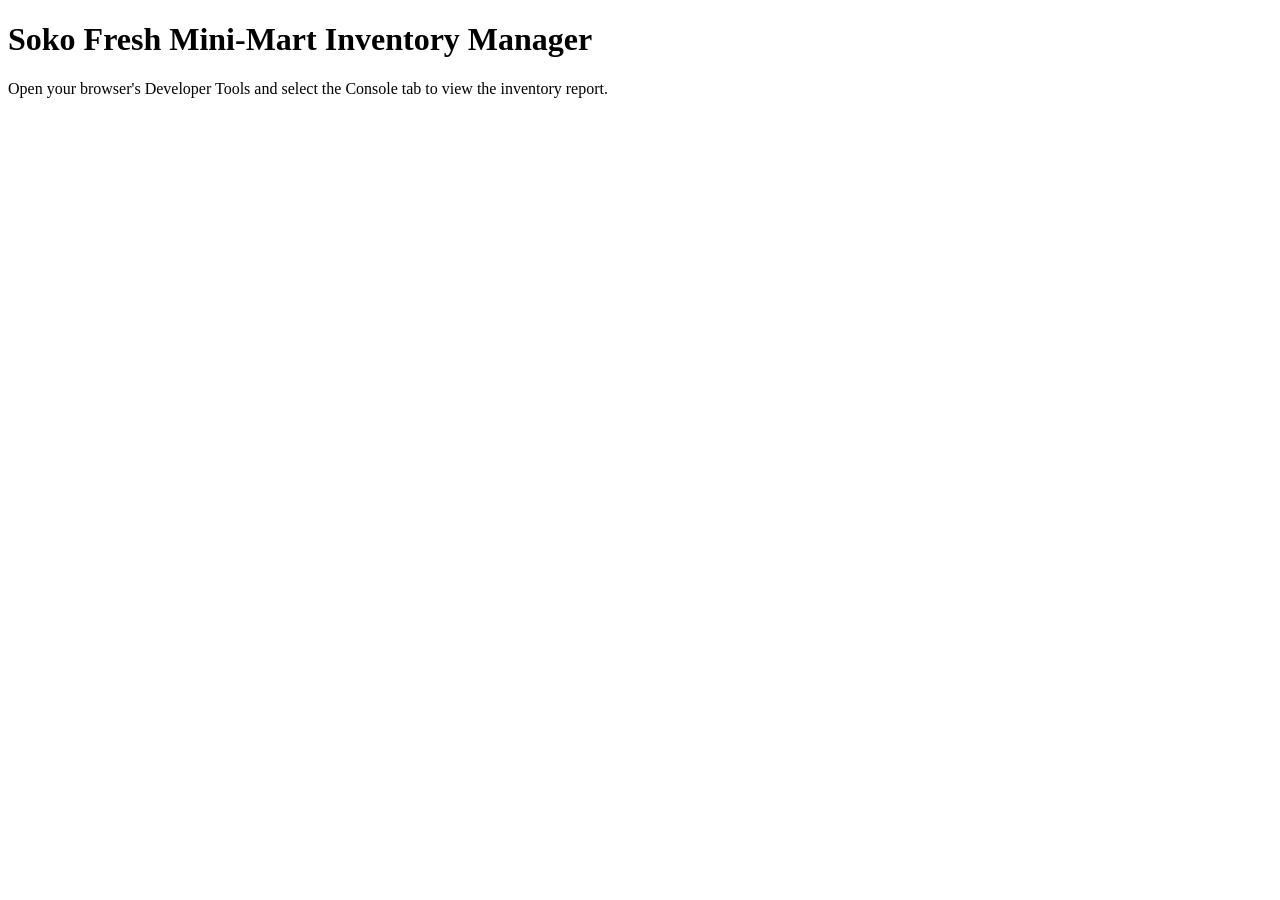
<file: Javascript Week2/index.html>
<!DOCTYPE html>
<html lang="en">
<head>
    <meta charset="UTF-8">
    <meta name="viewport" content="width=device-width, initial-scale=1.0">
    <title>Soko Fresh Mini-Mart Inventory Manager</title>
</head>
<body>
    <h1>Soko Fresh Mini-Mart Inventory Manager</h1>
    <p>Open your browser's Developer Tools and select the Console tab to view the inventory report.</p>

    <script src="script.js"></script>
</body>
</html>
</file>
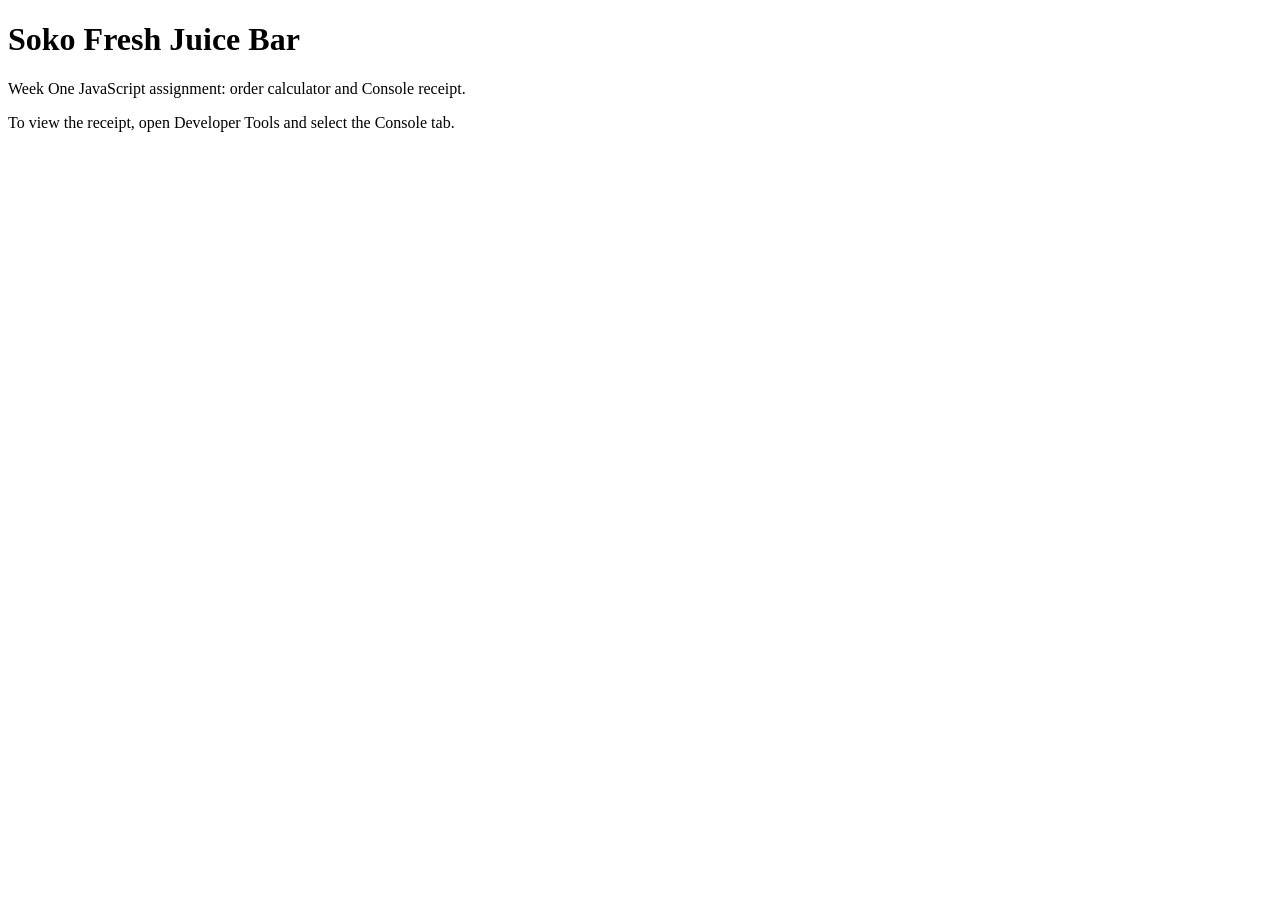
<file: Javascript-Week1/index.html>
<!DOCTYPE html>
<html lang="en">
<head>
    <meta charset="UTF-8">
    <meta name="viewport" content="width=device-width, initial-scale=1.0">
    <title>Order Receipt | Soko Fresh Juice Bar</title>
</head>
<body>
    <h1>Soko Fresh Juice Bar</h1>
    <p>Week One JavaScript assignment: order calculator and Console receipt.</p>
    <p>To view the receipt, open Developer Tools and select the Console tab.</p>

    <script src="script.js"></script>
</body>
</html>
</file>
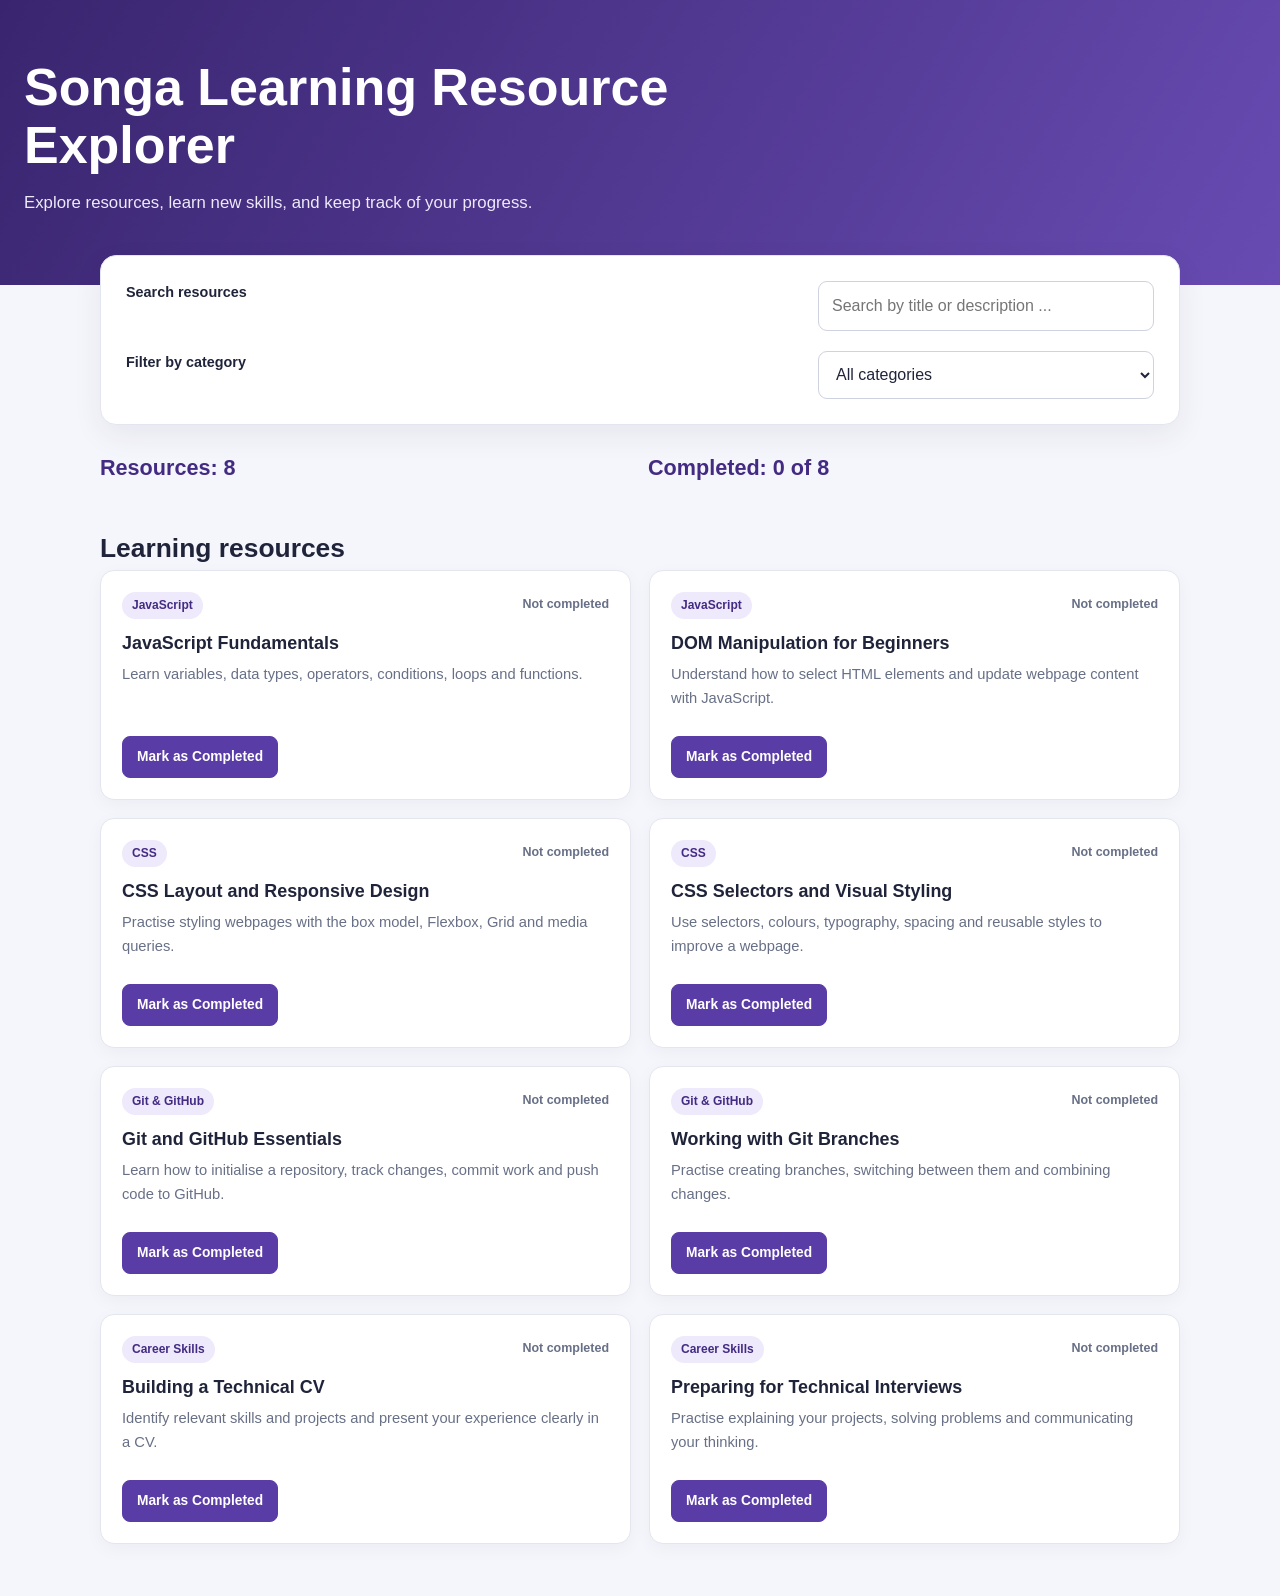
<file: Javascript Week3/songa-learning-explorer/index.html>
<!DOCTYPE html>
<html lang="en">
<head>
    <meta charset="UTF-8">
    <meta name="viewport" content="width=device-width, initial-scale=1.0">
    <title>Songa Learning Resource Explorer</title>
    <link rel="stylesheet" href="style.css">
    <script src="script.js" defer></script>
</head>
<body>
    <header class="site-header">
            <h1>Songa Learning Resource Explorer</h1>
            <p class="intro">Explore resources, learn new skills, and keep track of your progress.</p>
    </header>

    <main class="container">
        <section class="controls panel" >
                <label for="search-input">Search resources</label>
                <input
                    type="text"
                    id="search-input"
                    placeholder="Search by title or description ..."
                >

                <label for="category-filter">Filter by category</label>
                <select id="category-filter">
                    <option value="all">All categories</option>
                    <option value="JavaScript">JavaScript</option>
                    <option value="CSS">CSS</option>
                    <option value="Git &amp; GitHub">Git & GitHub</option>
                    <option value="Career Skills">Career Skills</option>
                </select>
        </section>

        <section class="progress-grid" >
                <p id="resource-count" class="progress-number">Resources: 0</p>
                <p id="completed-count" class="progress-number">Completed: 0</p>
        </section>

        <section class="resources-section">
                    <h2>Learning resources</h2>
            <div id="resource-list" class="resource-grid" aria-live="polite"></div>
            <p id="empty-message" class="empty-message" hidden>
                No resources match your search. Try another search or category.
            </p>
        </section>
    </main>
</body>
</html>
</file>
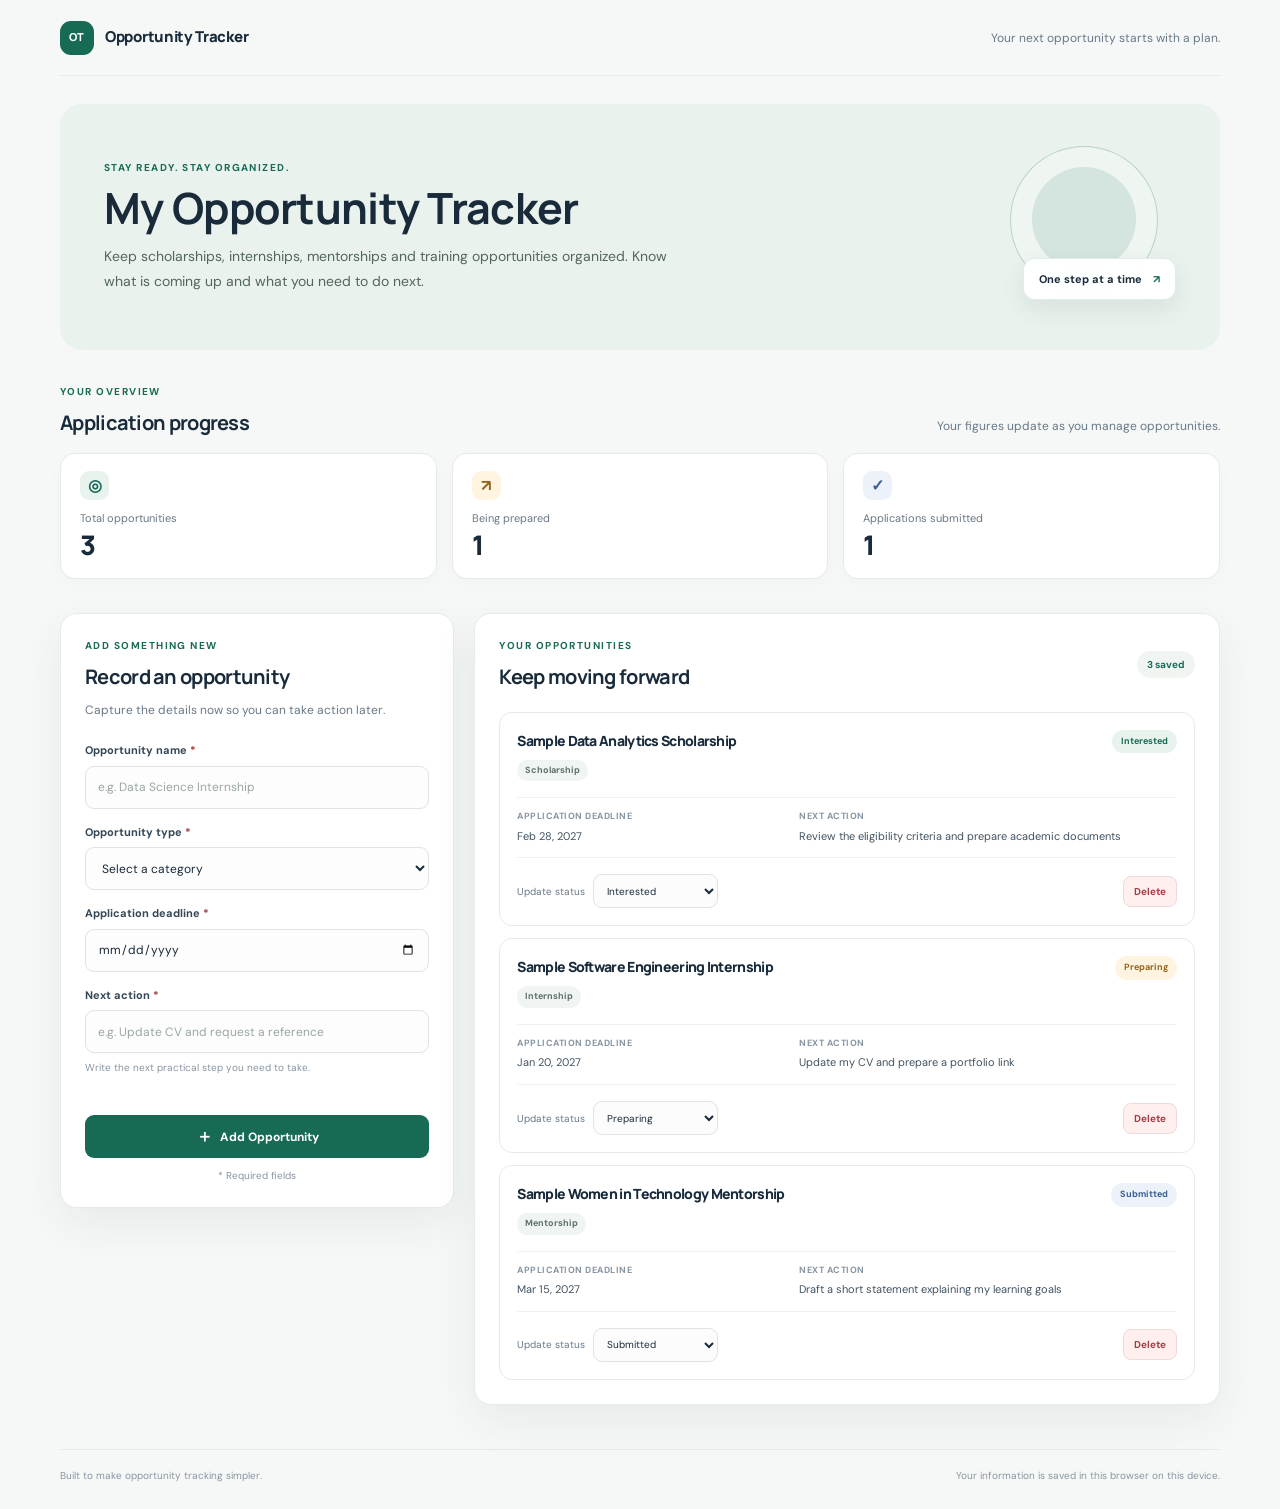
<file: Javascript Week4/opportunity-tracker/index.html>
<!DOCTYPE html>
<html lang="en">
<head>
  <meta charset="UTF-8">
  <meta name="viewport" content="width=device-width, initial-scale=1.0">
  <meta name="description" content="Organize opportunities, deadlines and application next steps in one place.">
  <title>My Opportunity Tracker</title>
  <link rel="stylesheet" href="style.css">
  <script src="script.js" defer></script>
</head>
<body>
  <div class="page-shell">
    <header class="site-header">
      <a class="brand" href="#" aria-label="My Opportunity Tracker home">
        <span class="brand-mark" aria-hidden="true">OT</span>
        <span>Opportunity Tracker</span>
      </a>
      <span class="header-note">Your next opportunity starts with a plan.</span>
    </header>

    <main>
      <section class="hero" aria-labelledby="page-title">
        <div class="hero-copy">
          <p class="eyebrow">STAY READY. STAY ORGANIZED.</p>
          <h1 id="page-title">My Opportunity Tracker</h1>
          <p class="hero-description">
            Keep scholarships, internships, mentorships and training opportunities
            organized. Know what is coming up and what you need to do next.
          </p>
        </div>
        <div class="hero-decoration" aria-hidden="true">
          <span class="decoration-circle circle-one"></span>
          <span class="decoration-circle circle-two"></span>
          <span class="decoration-card">One step at a time <span>↗</span></span>
        </div>
      </section>

      <section class="summary-section" aria-labelledby="summary-heading">
        <div class="section-heading">
          <div>
            <p class="eyebrow">YOUR OVERVIEW</p>
            <h2 id="summary-heading">Application progress</h2>
          </div>
          <p class="section-hint">Your figures update as you manage opportunities.</p>
        </div>
        <div class="summary-grid">
          <article class="summary-card summary-total">
            <div class="summary-icon" aria-hidden="true">◎</div>
            <p class="summary-label">Total opportunities</p>
            <p class="summary-value" id="total-count">0</p>
          </article>
          <article class="summary-card summary-preparing">
            <div class="summary-icon" aria-hidden="true">↗</div>
            <p class="summary-label">Being prepared</p>
            <p class="summary-value" id="preparing-count">0</p>
          </article>
          <article class="summary-card summary-submitted">
            <div class="summary-icon" aria-hidden="true">✓</div>
            <p class="summary-label">Applications submitted</p>
            <p class="summary-value" id="submitted-count">0</p>
          </article>
        </div>
      </section>

      <div class="content-grid">
        <section class="form-panel" aria-labelledby="form-heading">
          <div class="panel-heading">
            <p class="eyebrow">ADD SOMETHING NEW</p>
            <h2 id="form-heading">Record an opportunity</h2>
            <p>Capture the details now so you can take action later.</p>
          </div>

          <form id="opportunity-form" novalidate>
            <div class="form-field">
              <label for="opportunity-name">Opportunity name <span aria-hidden="true">*</span></label>
              <input
                type="text"
                id="opportunity-name"
                name="opportunityName"
                placeholder="e.g. Data Science Internship"
                maxlength="100"
                required
              >
            </div>

            <div class="form-field">
              <label for="opportunity-type">Opportunity type <span aria-hidden="true">*</span></label>
              <select id="opportunity-type" name="opportunityType" required>
                <option value="">Select a category</option>
                <option value="Scholarship">Scholarship</option>
                <option value="Internship">Internship</option>
                <option value="Mentorship">Mentorship</option>
                <option value="Training">Training</option>
                <option value="Other">Other</option>
              </select>
            </div>

            <div class="form-field">
              <label for="application-deadline">Application deadline <span aria-hidden="true">*</span></label>
              <input type="date" id="application-deadline" name="deadline" required>
            </div>

            <div class="form-field">
              <label for="next-action">Next action <span aria-hidden="true">*</span></label>
              <input
                type="text"
                id="next-action"
                name="nextAction"
                placeholder="e.g. Update CV and request a reference"
                maxlength="160"
                required
              >
              <span class="field-hint">Write the next practical step you need to take.</span>
            </div>

            <p id="form-feedback" class="feedback" role="status" aria-live="polite"></p>
            <button class="button button-primary submit-button" type="submit">
              <span aria-hidden="true">＋</span> Add Opportunity
            </button>
            <p class="required-note">* Required fields</p>
          </form>
        </section>

        <section class="opportunities-panel" aria-labelledby="opportunities-heading">
          <div class="list-heading">
            <div>
              <p class="eyebrow">YOUR OPPORTUNITIES</p>
              <h2 id="opportunities-heading">Keep moving forward</h2>
            </div>
            <span class="list-count" id="list-count">0 saved</span>
          </div>

          <div id="opportunity-list" class="opportunity-list" aria-live="polite"></div>
          <div id="empty-message" class="empty-state" hidden>
            <div class="empty-icon" aria-hidden="true">✳</div>
            <h3>No opportunities yet</h3>
            <p>Add your first opportunity using the form. Your list will appear here.</p>
          </div>
        </section>
      </div>
    </main>

    <footer class="site-footer">
      <p>Built to make opportunity tracking simpler.</p>
      <p>Your information is saved in this browser on this device.</p>
    </footer>
  </div>
</body>
</html>
</file>
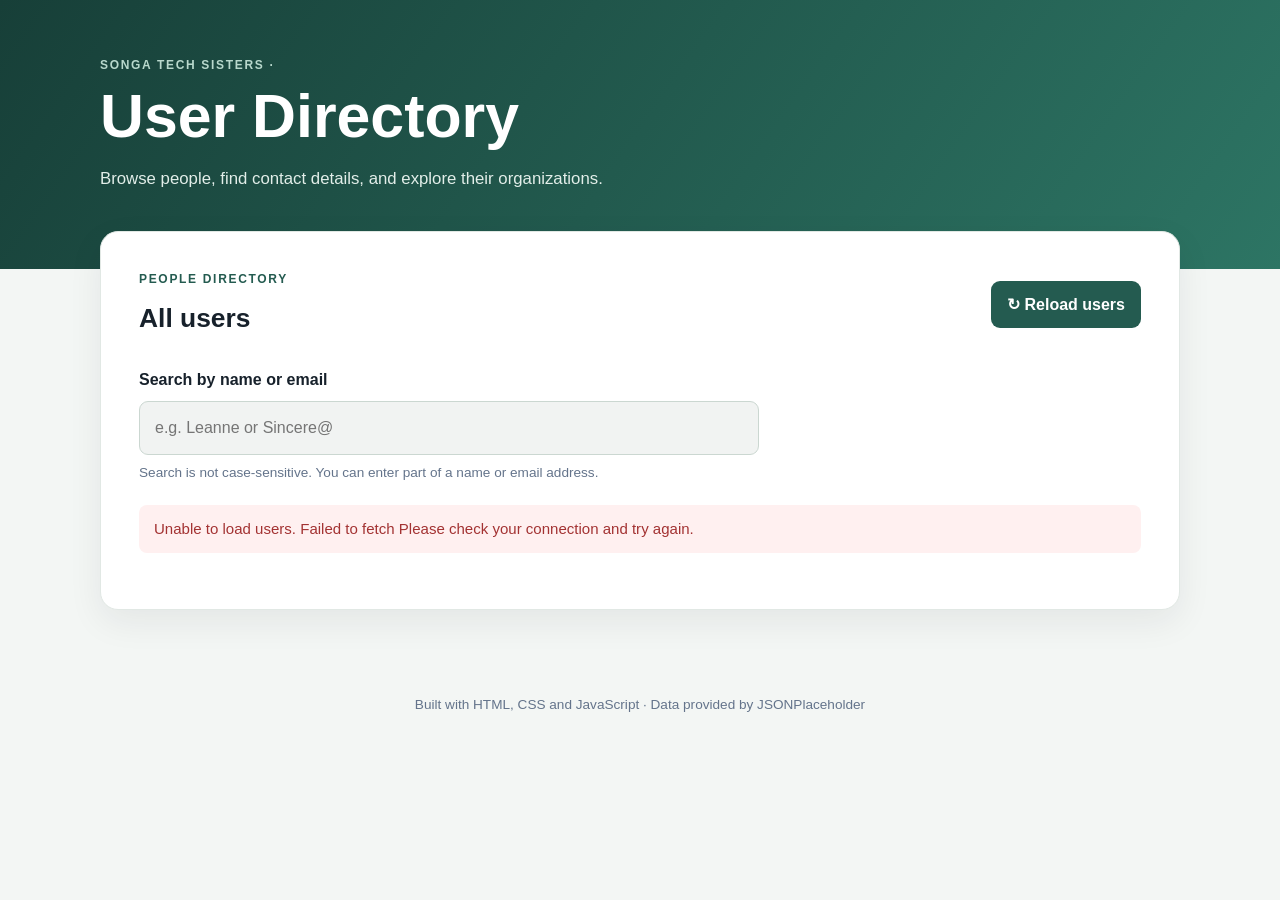
<file: Javascript Week5/user-directory/index.html>
<!DOCTYPE html>
<html lang="en">
<head>
    <meta charset="UTF-8">
    <meta name="viewport" content="width=device-width, initial-scale=1.0">
    <meta name="description" content="A searchable directory of users loaded from an external API.">
    <title>User Directory | Songa Tech Sisters</title>
    <link rel="stylesheet" href="style.css">
    <script src="script.js" defer></script>
</head>
<body>
    <header class="site-header">
        <div class="header-content">
            <p class="eyebrow">SONGA TECH SISTERS ·</p>
            <h1>User Directory</h1>
            <p class="intro">Browse people, find contact details, and explore their organizations.</p>
        </div>
    </header>

    <main class="container">
        <section class="directory-panel" aria-labelledby="directory-heading">
            <div class="panel-heading">
                <div>
                    <p class="eyebrow">PEOPLE DIRECTORY</p>
                    <h2 id="directory-heading">All users</h2>
                </div>
                <button type="button" id="reload-button" class="reload-button">
                    <span aria-hidden="true">↻</span> Reload users
                </button>
            </div>

            <div class="search-area">
                <label for="search-input">Search by name or email</label>
                <input
                    type="search"
                    id="search-input"
                    placeholder="e.g. Leanne or Sincere@"
                    autocomplete="off"
                    disabled
                >
                <p class="search-hint">Search is not case-sensitive. You can enter part of a name or email address.</p>
            </div>

            <div id="status-message" class="status-message" role="status" aria-live="polite">
                Preparing to load users...
            </div>

            <section id="user-list" class="user-grid" aria-label="User results"></section>
        </section>
    </main>

    <footer class="site-footer">
        <p>Built with HTML, CSS and JavaScript · Data provided by JSONPlaceholder</p>
    </footer>
</body>
</html>
</file>
<file: Javascript Week3/songa-learning-explorer/style.css>
/* Base styles */
:root {
    --ink: #20243a;
    --muted: #687087;
    --surface: #ffffff;
    --page: #f5f6fb;
    --brand: #5a3ca6;
    --brand-dark: #432b83;
    --brand-soft: #eee9fb;
    --success: #18794e;
    --success-soft: #e6f5ed;
    --border: #e4e6ef;
    --shadow: 0 10px 30px rgba(36, 29, 75, 0.07);
}

* {
    box-sizing: border-box;
}

body {
    margin: 0;
    background: var(--page);
    color: var(--ink);
    font-family: Arial, Helvetica, sans-serif;
    line-height: 1.6;
}

.site-header {
    padding: 58px 24px 68px;
    color: #ffffff;
    background: linear-gradient(120deg, #39256f, #684bb2);
}

.header-content,
.container {
    width: min(1080px, calc(100% - 40px));
    margin: 0 auto;
}


h1 {
    max-width: 700px;
    margin: 0;
    font-size: clamp(2rem, 5vw, 3.25rem);
    line-height: 1.12;
}

.intro {
    max-width: 620px;
    margin: 16px 0 0;
    color: #eee9fb;
    font-size: 1.05rem;
}

.container {
    padding: 0 0 52px;
}

.panel {
    margin-top: -30px;
    padding: 25px;
    background: var(--surface);
    border: 1px solid var(--border);
    border-radius: 16px;
    box-shadow: var(--shadow);
}

.controls {
    display: grid;
    grid-template-columns: 2fr 1fr;
    gap: 20px;
}

label {
    font-size: 0.9rem;
    font-weight: 700;
}

input,
select {
    width: 100%;
    min-height: 48px;
    padding: 11px 13px;
    color: var(--ink);
    background: #ffffff;
    border: 1px solid #cfd2df;
    border-radius: 9px;
    font: inherit;
}

input:focus,
select:focus,
button:focus-visible {
    outline: 3px solid rgba(90, 60, 166, 0.25);
    outline-offset: 2px;
    border-color: var(--brand);
}

.progress-grid {
    display: grid;
    grid-template-columns: repeat(2, minmax(0, 1fr));
    gap: 16px;
    margin: 22px 0 42px;
}

.progress-card {
    padding: 18px 20px;
    background: var(--brand-soft);
    border: 1px solid #e3dcf7;
    border-radius: 12px;
}

.progress-label {
    color: var(--muted);
    font-size: 0.82rem;
    font-weight: 700;
}

.progress-number {
    margin: 4px 0 0;
    color: var(--brand-dark);
    font-size: 1.35rem;
    font-weight: 700;
}

.section-heading {
    display: flex;
    align-items: end;
    justify-content: space-between;
    gap: 20px;
    margin-bottom: 18px;
}

.section-heading  {
    color: var(--brand);
}

h2 {
    margin: 0;
    font-size: 1.65rem;
}

.section-hint {
    max-width: 370px;
    margin: 0 0 4px;
    color: var(--muted);
    font-size: 0.9rem;
}

.resource-grid {
    display: grid;
    grid-template-columns: repeat(2, minmax(0, 1fr));
    gap: 18px;
}

.resource-card {
    display: flex;
    flex-direction: column;
    min-height: 230px;
    padding: 21px;
    background: var(--surface);
    border: 1px solid var(--border);
    border-radius: 14px;
    box-shadow: 0 5px 18px rgba(36, 29, 75, 0.04);
}

.resource-card.is-completed {
    border-color: #b9dfca;
    background: #fcfffd;
}

.card-topline {
    display: flex;
    align-items: center;
    justify-content: space-between;
    gap: 12px;
    margin-bottom: 12px;
}

.category-tag {
    display: inline-block;
    padding: 4px 10px;
    color: var(--brand-dark);
    background: var(--brand-soft);
    border-radius: 999px;
    font-size: 0.75rem;
    font-weight: 700;
}

.status {
    color: var(--muted);
    font-size: 0.78rem;
    font-weight: 700;
}

.status.completed {
    color: var(--success);
}

.resource-card h3 {
    margin: 0 0 8px;
    font-size: 1.12rem;
    line-height: 1.35;
}

.resource-card .description {
    margin: 0 0 20px;
    color: var(--muted);
    font-size: 0.92rem;
}

.completion-button {
    align-self: flex-start;
    margin-top: auto;
    padding: 9px 14px;
    color: #ffffff;
    background: var(--brand);
    border: 1px solid var(--brand);
    border-radius: 8px;
    font: inherit;
    font-size: 0.86rem;
    font-weight: 700;
    cursor: pointer;
    transition: background 0.15s ease, transform 0.15s ease;
}

.completion-button:hover {
    background: var(--brand-dark);
    transform: translateY(-1px);
}

.is-completed .completion-button {
    color: var(--success);
    background: var(--success-soft);
    border-color: #b9dfca;
}

.is-completed .completion-button:hover {
    background: #d8efdf;
}

.empty-message {
    margin: 0;
    padding: 28px;
    color: var(--muted);
    background: #ffffff;
    border: 1px dashed #cfd2df;
    border-radius: 12px;
    text-align: center;
}


[hidden] {
    display: none !important;
}

@media (max-width: 700px) {
    .site-header {
        padding: 44px 20px 58px;
    }

    .header-content,
    .container {
        width: min(100% - 32px, 1080px);
    }

    .controls,
    .resource-grid {
        grid-template-columns: 1fr;
    }

    .progress-grid {
        gap: 10px;
    }

    .progress-card {
        padding: 15px;
    }

    .progress-number {
        font-size: 1.1rem;
    }

    .section-heading {
        align-items: flex-start;
        flex-direction: column;
        gap: 6px;
    }
}

@media (max-width: 420px) {
    .progress-grid {
        grid-template-columns: 1fr;
    }

    .panel {
        padding: 18px;
    }

    .resource-card {
        padding: 18px;
    }
}
</file>
<file: Javascript Week4/opportunity-tracker/style.css>
@import url('https://fonts.googleapis.com/css2?family=DM+Sans:wght@400;500;600;700&family=Manrope:wght@400;500;600;700;800&display=swap');

:root {
  --ink: #192a3a;
  --muted: #687887;
  --muted-light: #8795a2;
  --paper: #f6f8f7;
  --white: #ffffff;
  --line: #e5ebe8;
  --green: #176b55;
  --green-dark: #105440;
  --green-soft: #e8f3ee;
  --blue-soft: #edf2fa;
  --blue: #3c5f91;
  --amber-soft: #fff4df;
  --amber: #95631c;
  --red: #a33c43;
  --red-soft: #fff0ef;
  --shadow: 0 16px 45px rgba(31, 57, 48, 0.07);
}

* { box-sizing: border-box; }

body {
  margin: 0;
  min-width: 320px;
  background: var(--paper);
  color: var(--ink);
  font-family: "DM Sans", Arial, sans-serif;
  line-height: 1.5;
}

button, input, select { font: inherit; }

.page-shell {
  width: min(1160px, calc(100% - 48px));
  margin: 0 auto;
}

.site-header {
  min-height: 76px;
  display: flex;
  align-items: center;
  justify-content: space-between;
  gap: 20px;
  border-bottom: 1px solid var(--line);
}

.brand {
  display: inline-flex;
  align-items: center;
  gap: 11px;
  color: var(--ink);
  text-decoration: none;
  font-family: Manrope, sans-serif;
  font-size: 15px;
  font-weight: 800;
  letter-spacing: -0.3px;
}

.brand-mark {
  width: 34px;
  height: 34px;
  display: grid;
  place-items: center;
  border-radius: 11px;
  background: var(--green);
  color: white;
  font-size: 11px;
  letter-spacing: 0.4px;
}

.header-note, .section-hint {
  color: var(--muted);
  font-size: 12px;
}

.hero {
  min-height: 238px;
  margin: 28px 0 34px;
  padding: 38px 44px;
  display: flex;
  align-items: center;
  justify-content: space-between;
  gap: 24px;
  overflow: hidden;
  position: relative;
  border-radius: 22px;
  background: #eaf2ed;
}

.hero-copy { max-width: 630px; position: relative; z-index: 1; }

.eyebrow {
  margin: 0 0 9px;
  color: var(--green);
  font-size: 10px;
  font-weight: 700;
  letter-spacing: 1.45px;
}

h1, h2, h3, p { margin-top: 0; }

h1, h2, h3 {
  font-family: Manrope, "DM Sans", sans-serif;
  letter-spacing: -0.7px;
}

h1 {
  margin-bottom: 12px;
  font-size: clamp(29px, 4vw, 43px);
  line-height: 1.13;
}

.hero-description {
  max-width: 590px;
  margin-bottom: 0;
  color: #53665e;
  font-size: 14px;
  line-height: 1.8;
}

.hero-decoration {
  width: 220px;
  height: 170px;
  flex: 0 0 220px;
  position: relative;
}

.decoration-circle {
  display: block;
  position: absolute;
  border-radius: 50%;
}

.circle-one {
  width: 148px;
  height: 148px;
  top: 4px;
  right: 18px;
  border: 1px solid rgba(23, 107, 85, 0.25);
  background: rgba(255,255,255,0.24);
}

.circle-two {
  width: 104px;
  height: 104px;
  top: 25px;
  right: 40px;
  background: rgba(23, 107, 85, 0.12);
}

.decoration-card {
  position: absolute;
  right: 0;
  bottom: 12px;
  padding: 12px 15px;
  border: 1px solid rgba(23,107,85,0.12);
  border-radius: 12px;
  background: rgba(255,255,255,0.94);
  box-shadow: 0 9px 25px rgba(24,65,49,0.09);
  color: var(--ink);
  font-size: 11px;
  font-weight: 700;
}

.decoration-card span { margin-left: 8px; color: var(--green); }

.summary-section { margin-bottom: 34px; }

.section-heading, .list-heading {
  display: flex;
  align-items: end;
  justify-content: space-between;
  gap: 16px;
  margin-bottom: 15px;
}

.section-heading h2, .list-heading h2, .panel-heading h2 {
  margin-bottom: 0;
  font-size: 20px;
}

.section-hint { margin-bottom: 3px; }

.summary-grid {
  display: grid;
  grid-template-columns: repeat(3, 1fr);
  gap: 15px;
}

.summary-card {
  min-height: 124px;
  padding: 17px 19px;
  position: relative;
  border: 1px solid var(--line);
  border-radius: 15px;
  background: var(--white);
  box-shadow: 0 5px 18px rgba(31,57,48,0.025);
}

.summary-icon {
  width: 29px;
  height: 29px;
  display: grid;
  place-items: center;
  margin-bottom: 10px;
  border-radius: 9px;
  background: var(--green-soft);
  color: var(--green);
  font-size: 16px;
  font-weight: 700;
}

.summary-preparing .summary-icon { background: var(--amber-soft); color: var(--amber); }
.summary-submitted .summary-icon { background: var(--blue-soft); color: var(--blue); }

.summary-label { margin-bottom: 2px; color: var(--muted); font-size: 11px; }
.summary-value {
  margin-bottom: 0;
  font-family: Manrope, sans-serif;
  font-size: 27px;
  font-weight: 800;
  line-height: 1.2;
}

.content-grid {
  display: grid;
  grid-template-columns: minmax(280px, 0.82fr) minmax(0, 1.55fr);
  align-items: start;
  gap: 20px;
  margin-bottom: 44px;
}

.form-panel, .opportunities-panel {
  padding: 24px;
  border: 1px solid var(--line);
  border-radius: 17px;
  background: var(--white);
  box-shadow: var(--shadow);
}

.panel-heading { margin-bottom: 22px; }
.panel-heading > p:last-child {
  margin: 8px 0 0;
  color: var(--muted);
  font-size: 12px;
  line-height: 1.7;
}

#opportunity-form { display: flex; flex-direction: column; gap: 15px; }
.form-field { display: flex; flex-direction: column; gap: 7px; }

.form-field label {
  color: #344756;
  font-size: 11px;
  font-weight: 700;
}

.form-field label span { color: var(--red); }

input, select {
  width: 100%;
  min-height: 43px;
  padding: 10px 12px;
  border: 1px solid #dce5e1;
  border-radius: 9px;
  outline: none;
  background: #fcfdfc;
  color: var(--ink);
  font-size: 12px;
  transition: border-color 160ms ease, box-shadow 160ms ease;
}

input::placeholder { color: #9aa7a1; }

input:focus, select:focus {
  border-color: #69a58e;
  box-shadow: 0 0 0 3px rgba(23,107,85,0.10);
}

.field-hint, .required-note { color: var(--muted-light); font-size: 10px; }
.required-note { margin: -5px 0 0; text-align: center; }

.feedback {
  min-height: 18px;
  margin: -3px 0 -5px;
  font-size: 11px;
  font-weight: 600;
}

.feedback.error { color: var(--red); }
.feedback.success { color: var(--green); }

.button {
  min-height: 43px;
  border: 0;
  border-radius: 9px;
  cursor: pointer;
  font-size: 12px;
  font-weight: 700;
  transition: background 160ms ease, transform 160ms ease;
}

.button:focus-visible, .status-select:focus-visible, .delete-button:focus-visible {
  outline: 3px solid rgba(23,107,85,0.25);
  outline-offset: 2px;
}

.button-primary { background: var(--green); color: white; }
.button-primary:hover { background: var(--green-dark); transform: translateY(-1px); }
.submit-button { display: flex; align-items: center; justify-content: center; gap: 7px; }
.submit-button span { font-size: 17px; line-height: 1; }

.list-heading { align-items: center; margin-bottom: 20px; }
.list-count {
  padding: 6px 10px;
  border-radius: 20px;
  background: #f0f5f2;
  color: var(--green);
  font-size: 10px;
  font-weight: 700;
  white-space: nowrap;
}

.opportunity-list { display: grid; gap: 12px; }

.opportunity-card {
  padding: 17px;
  border: 1px solid var(--line);
  border-radius: 13px;
  background: #fff;
}

.card-top {
  display: flex;
  justify-content: space-between;
  align-items: flex-start;
  gap: 14px;
}

.opportunity-name {
  margin: 0 0 5px;
  font-family: Manrope, sans-serif;
  font-size: 14px;
  font-weight: 800;
  overflow-wrap: anywhere;
}

.opportunity-type {
  display: inline-block;
  padding: 4px 8px;
  border-radius: 20px;
  background: #f0f4f2;
  color: #5d7167;
  font-size: 9px;
  font-weight: 700;
}

.status-pill {
  padding: 5px 9px;
  border-radius: 20px;
  font-size: 9px;
  font-weight: 700;
  white-space: nowrap;
}

.status-interested { background: var(--green-soft); color: var(--green); }
.status-preparing { background: var(--amber-soft); color: var(--amber); }
.status-submitted { background: var(--blue-soft); color: var(--blue); }

.card-details {
  display: grid;
  grid-template-columns: 1fr 1.4fr;
  gap: 12px;
  margin: 16px 0;
  padding: 12px 0;
  border-top: 1px solid #eef1ef;
  border-bottom: 1px solid #eef1ef;
}

.detail-label {
  display: block;
  margin-bottom: 4px;
  color: var(--muted-light);
  font-size: 9px;
  font-weight: 700;
  letter-spacing: 0.5px;
  text-transform: uppercase;
}

.detail-value {
  margin: 0;
  color: #425361;
  font-size: 11px;
  line-height: 1.6;
  overflow-wrap: anywhere;
}

.card-actions {
  display: flex;
  align-items: center;
  justify-content: space-between;
  gap: 12px;
}

.status-control {
  display: flex;
  align-items: center;
  gap: 8px;
  min-width: 0;
}

.status-control label { color: var(--muted); font-size: 10px; white-space: nowrap; }

.status-select {
  width: auto;
  min-width: 125px;
  min-height: 34px;
  padding: 6px 25px 6px 9px;
  background-color: #fbfcfb;
  font-size: 10px;
}

.delete-button {
  padding: 7px 10px;
  border: 1px solid #f0d9d8;
  border-radius: 8px;
  background: var(--red-soft);
  color: var(--red);
  cursor: pointer;
  font-size: 10px;
  font-weight: 700;
}

.delete-button:hover { background: #ffe5e3; }

.empty-state {
  padding: 38px 20px;
  border: 1px dashed #d7e2dc;
  border-radius: 13px;
  background: #fbfdfb;
  text-align: center;
}

.empty-icon {
  width: 42px;
  height: 42px;
  display: grid;
  place-items: center;
  margin: 0 auto 12px;
  border-radius: 13px;
  background: var(--green-soft);
  color: var(--green);
  font-size: 22px;
}

.empty-state h3 { margin-bottom: 6px; font-size: 15px; }
.empty-state p { max-width: 280px; margin: 0 auto; color: var(--muted); font-size: 11px; line-height: 1.7; }

.site-footer {
  display: flex;
  justify-content: space-between;
  gap: 16px;
  padding: 18px 0 26px;
  border-top: 1px solid var(--line);
  color: var(--muted-light);
  font-size: 10px;
}
.site-footer p { margin: 0; }

[hidden] { display: none !important; }

@media (max-width: 820px) {
  .content-grid { grid-template-columns: 1fr; }
  .form-panel { order: 0; }
  .opportunities-panel { order: 1; }
}

@media (max-width: 560px) {
  .page-shell { width: min(100% - 28px, 1160px); }
  .site-header { min-height: 64px; }
  .header-note { display: none; }
  .hero { min-height: 0; margin: 18px 0 26px; padding: 29px 23px; }
  .hero-decoration { display: none; }
  .hero-description { font-size: 12px; }
  .section-heading { align-items: flex-start; flex-direction: column; gap: 4px; }
  .summary-grid { gap: 8px; }
  .summary-card { min-height: 112px; padding: 13px 11px; }
  .summary-label { min-height: 30px; font-size: 9px; }
  .summary-value { font-size: 23px; }
  .summary-icon { width: 25px; height: 25px; margin-bottom: 8px; }
  .form-panel, .opportunities-panel { padding: 18px 15px; }
  .card-top { flex-direction: column; gap: 9px; }
  .card-details { grid-template-columns: 1fr; gap: 10px; }
  .card-actions { align-items: flex-start; flex-direction: column; }
  .status-control { width: 100%; justify-content: space-between; }
  .status-select { flex: 1; max-width: 190px; }
  .delete-button { align-self: flex-end; }
  .site-footer { flex-direction: column; gap: 5px; }
}
</file>
<file: Javascript Week5/user-directory/style.css>
* {
    box-sizing: border-box;
}

:root {
    --ink: #17212b;
    --muted: #64748b;
    --brand: #245b50;
    --brand-dark: #19463e;
    --surface: #ffffff;
    --page: #f3f6f4;
    --line: #e1e8e4;
    --soft-green: #eaf3ef;
    --danger: #a33232;
    --shadow: 0 12px 35px rgba(23, 33, 43, 0.07);
}

body {
    margin: 0;
    min-height: 100vh;
    background: var(--page);
    color: var(--ink);
    font-family: Arial, Helvetica, sans-serif;
    line-height: 1.6;
}

.site-header {
    padding: 56px 24px 76px;
    color: white;
    background: linear-gradient(125deg, #173f38, #2d7564);
}

.header-content,
.container {
    width: min(1080px, calc(100% - 40px));
    margin: 0 auto;
}

.eyebrow {
    margin: 0 0 8px;
    color: #b8d8cc;
    font-size: 0.75rem;
    font-weight: 700;
    letter-spacing: 0.14em;
}

h1 {
    margin: 0;
    font-size: clamp(2.3rem, 6vw, 3.8rem);
    line-height: 1.1;
}

.intro {
    max-width: 560px;
    margin: 16px 0 0;
    color: #e2eee9;
    font-size: 1.05rem;
}

.container {
    margin-top: -38px;
    margin-bottom: 64px;
}

.directory-panel {
    padding: clamp(22px, 4vw, 38px);
    border: 1px solid var(--line);
    border-radius: 18px;
    background: var(--surface);
    box-shadow: var(--shadow);
}

.panel-heading {
    display: flex;
    align-items: center;
    justify-content: space-between;
    gap: 18px;
    margin-bottom: 28px;
}

.panel-heading .eyebrow {
    color: var(--brand);
}

h2 {
    margin: 0;
    font-size: 1.65rem;
}

.reload-button {
    padding: 11px 16px;
    border: 0;
    border-radius: 9px;
    background: var(--brand);
    color: white;
    font: inherit;
    font-weight: 700;
    cursor: pointer;
    transition: background 0.2s ease, transform 0.2s ease;
}

.reload-button:hover {
    background: var(--brand-dark);
}

.reload-button:active {
    transform: translateY(1px);
}

.reload-button:disabled {
    cursor: wait;
    opacity: 0.65;
}

.reload-button span {
    margin-right: 5px;
    font-size: 1.1rem;
}

.search-area {
    max-width: 620px;
    margin-bottom: 22px;
}

.search-area label {
    display: block;
    margin-bottom: 8px;
    font-weight: 700;
}

.search-area input {
    width: 100%;
    padding: 13px 15px;
    border: 1px solid #cbd7d1;
    border-radius: 9px;
    background: #fff;
    color: var(--ink);
    font: inherit;
}

.search-area input:focus {
    border-color: var(--brand);
    outline: 3px solid rgba(36, 91, 80, 0.13);
}

.search-area input:disabled {
    background: #f1f3f2;
    cursor: not-allowed;
}

.search-hint {
    margin: 7px 0 0;
    color: var(--muted);
    font-size: 0.85rem;
}

.status-message {
    margin: 18px 0;
    padding: 12px 15px;
    border-radius: 8px;
    background: var(--soft-green);
    color: var(--brand-dark);
    font-size: 0.94rem;
}

.status-message.error {
    background: #fff0f0;
    color: var(--danger);
}

.status-message:empty {
    display: none;
}

.user-grid {
    display: grid;
    grid-template-columns: repeat(2, minmax(0, 1fr));
    gap: 16px;
}

.user-card {
    min-width: 0;
    padding: 20px;
    border: 1px solid var(--line);
    border-radius: 12px;
    background: #fff;
}

.user-card h3 {
    margin: 0 0 13px;
    color: var(--brand-dark);
    font-size: 1.08rem;
    overflow-wrap: anywhere;
}

.user-detail {
    margin: 7px 0;
    color: var(--muted);
    font-size: 0.93rem;
    overflow-wrap: anywhere;
}

.user-detail strong {
    color: var(--ink);
}

.site-footer {
    padding: 20px;
    color: var(--muted);
    text-align: center;
    font-size: 0.85rem;
}

.site-footer p {
    margin: 0;
}

@media (max-width: 680px) {
    .site-header {
        padding: 42px 20px 66px;
    }

    .header-content,
    .container {
        width: min(100% - 28px, 1080px);
    }

    .panel-heading {
        align-items: flex-start;
        flex-direction: column;
    }

    .user-grid {
        grid-template-columns: 1fr;
    }
}
</file>
